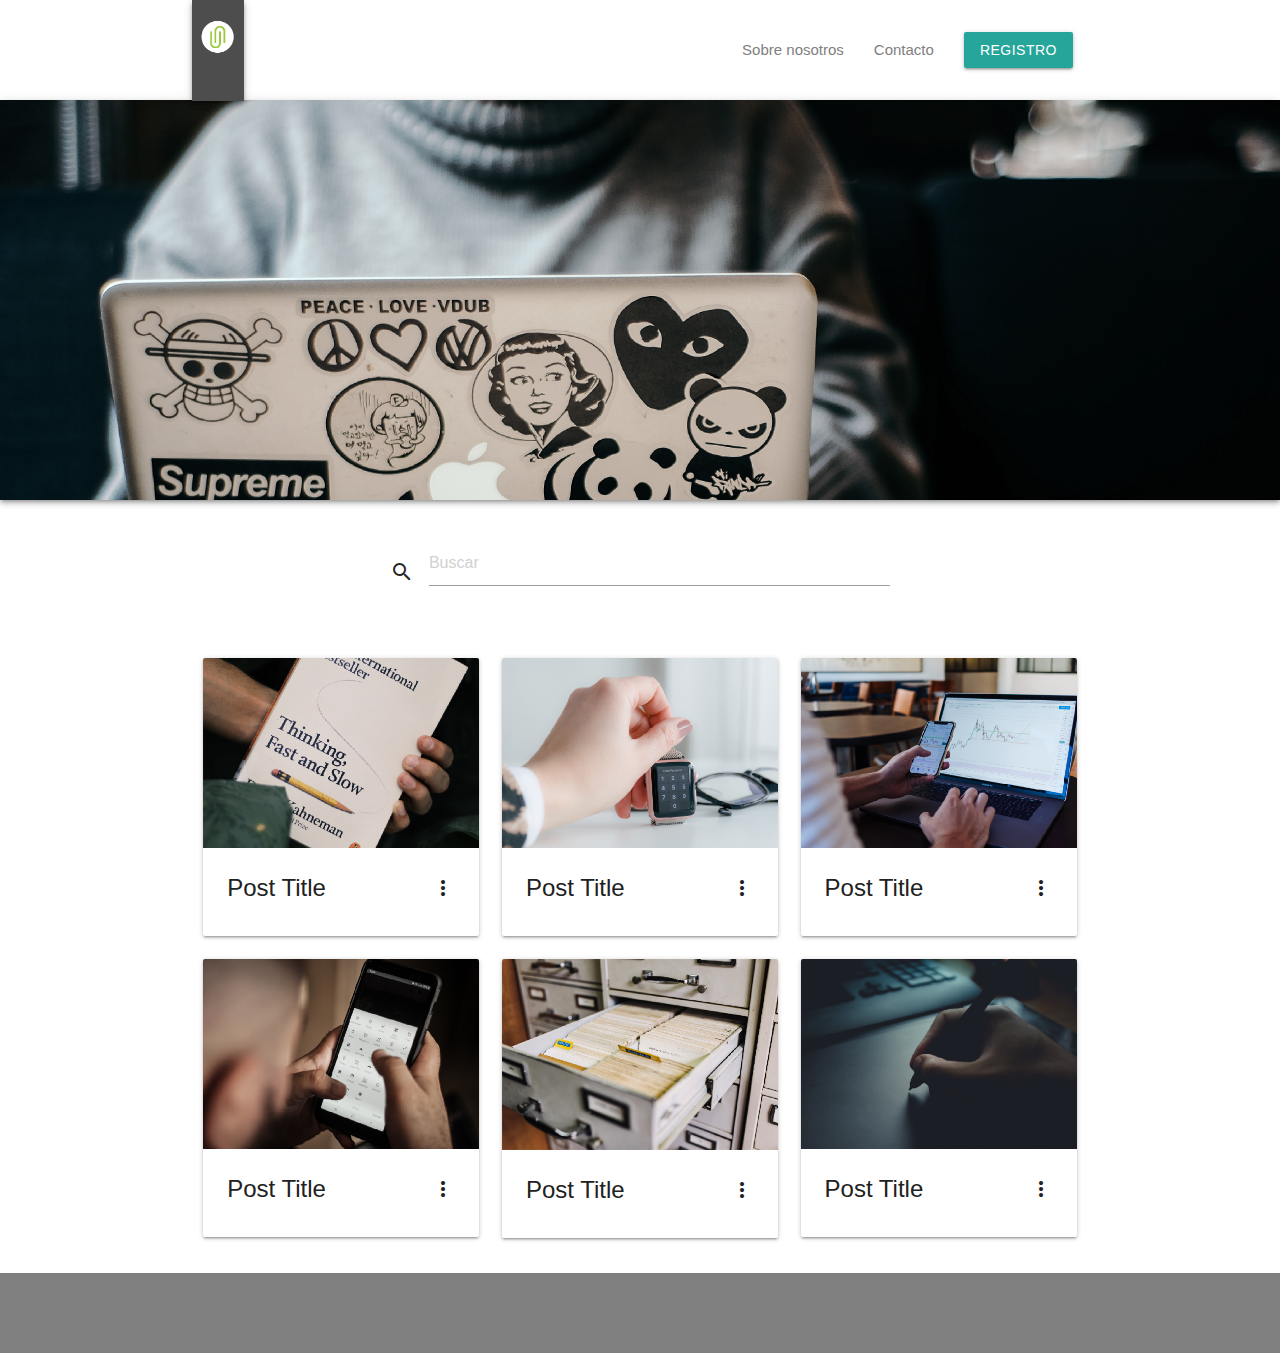
<file: index.html>
<!DOCTYPE html>
<html lang="es">
<head>
    <meta charset="UTF-8">
    <meta name="viewport" content="width=device-width, initial-scale=1.0">
    <meta http-equiv="X-UA-Compatible" content="ie=edge">
    <title>Mi Blog</title>
    <!--Import Google Icon Font-->
    <link href="https://fonts.googleapis.com/icon?family=Material+Icons" rel="stylesheet">
    <!-- Compiled and minified CSS -->
    <link rel="stylesheet" href="https://cdnjs.cloudflare.com/ajax/libs/materialize/1.0.0/css/materialize.min.css">
    <link rel="stylesheet" href="css/main.css">
</head>
<body>
    <header>
        <nav class="container">
            <a href="#" class="brand-logo valign-wrapper">
                <img class="responsivbe-img left z-depth-2" src="assets/img/Logo.jpg" alt="Logo de blog">
            </a>
            <ul class="right valign-wrapper">
                <li><a href="#">Sobre nosotros</a> </li>
                <li><a href="contacto.html">Contacto</a> </li>
                <li><a class="btn" href="registro.html">Registro</a></li>
            </ul>
        </nav>
        <section class="header-main-pic z-depth-2"></section>
    </header>
    <main class="container">
        <section>
            <div class="section">
                <div class="row">
                    <div class="col m7 input-field input-container"> 
                        <i class="material-icons">search</i>
                        <input id="search" type="text" placeholder="Buscar">
                    </div>
                </div>
            </div>
        </section>
        <section>
            <div class="row">
                <article class="col s12 m6 l4">
                    <div class="card">
                        <div class="card-image waves-effect waves-block waves-light">
                            <img class="activator"  src="assets/img/card1.jpg" alt="">
                        </div>
                        <div class="card-content">
                            <span class="card-title grey-text activator text-darken-4">Post Title<i class="material-icons right">more_vert</i></span>
                        </div>
                        <div class="card-reveal">
                            <span class="card-title grey-text text-darken-4">Post Title<i class="material-icons right">close</i> </span>
                            <p>Here is some more information about this product that is only revealed once clicked on.</p>
                            <a class="waves-effect waves-teal btn-flat teal lighten-5 right" href="post.html">Ir</a>
                        </div>
                    </div>
                </article>
                <article class="col s12 m6 l4">
                    <div class="card">
                        <div class="card-image waves-effect waves-block waves-light">
                            <img class="activator"  src="assets/img/card2.jpg" alt="">
                        </div>
                        <div class="card-content">
                            <span class="card-title grey-text activator text-darken-4">Post Title<i class="material-icons right">more_vert</i></span>
                        </div>
                        <div class="card-reveal">
                            <span class="card-title grey-text text-darken-4">Post Title<i class="material-icons right">close</i> </span>
                            <p>Here is some more information about this product that is only revealed once clicked on.</p>
                            <a class="waves-effect waves-teal btn-flat teal lighten-5 right" href="post.html">Ir</a>
                        </div>
                    </div>
                </article>
                <article class="col s12 m6 l4">
                    <div class="card">
                        <div class="card-image waves-effect waves-block waves-light">
                            <img class="activator"  src="assets/img/card3.jpg" alt="">
                        </div>
                        <div class="card-content">
                            <span class="card-title grey-text activator text-darken-4">Post Title<i class="material-icons right">more_vert</i></span>
                        </div>
                        <div class="card-reveal">
                            <span class="card-title grey-text text-darken-4">Post Title<i class="material-icons right">close</i> </span>
                            <p>Here is some more information about this product that is only revealed once clicked on.</p>
                            <a class="waves-effect waves-teal btn-flat teal lighten-5 right" href="post.html">Ir</a>
                        </div>
                    </div>
                </article>
                <article class="col s12 m6 l4">
                    <div class="card">
                        <div class="card-image waves-effect waves-block waves-light">
                            <img class="activator"  src="assets/img/card4.jpg" alt="">
                        </div>
                        <div class="card-content">
                            <span class="card-title grey-text activator text-darken-4">Post Title<i class="material-icons right">more_vert</i></span>
                        </div>
                        <div class="card-reveal">
                            <span class="card-title grey-text text-darken-4">Post Title<i class="material-icons right">close</i> </span>
                            <p>Here is some more information about this product that is only revealed once clicked on.</p>
                            <a class="waves-effect waves-teal btn-flat teal lighten-5 right" href="post.html">Ir</a>
                        </div>
                    </div>
                </article>
                <article class="col s12 m6 l4">
                    <div class="card">
                        <div class="card-image waves-effect waves-block waves-light">
                            <img class="activator"  src="assets/img/card5.jpg" alt="">
                        </div>
                        <div class="card-content">
                            <span class="card-title grey-text activator text-darken-4">Post Title<i class="material-icons right">more_vert</i></span>
                        </div>
                        <div class="card-reveal">
                            <span class="card-title grey-text text-darken-4">Post Title<i class="material-icons right">close</i> </span>
                            <p>Here is some more information about this product that is only revealed once clicked on.</p>
                            <a class="waves-effect waves-teal btn-flat teal lighten-5 right" href="post.html">Ir</a>
                        </div>
                    </div>
                </article>
                <article class="col s12 m6 l4">
                    <div class="card">
                        <div class="card-image waves-effect waves-block waves-light">
                            <img class="activator"  src="assets/img/card6.jpg" alt="">
                        </div>
                        <div class="card-content">
                            <span class="card-title grey-text activator text-darken-4">Post Title<i class="material-icons right">more_vert</i></span>
                        </div>
                        <div class="card-reveal">
                            <span class="card-title grey-text text-darken-4">Post Title<i class="material-icons right">close</i> </span>
                            <p>Here is some more information about this product that is only revealed once clicked on.</p>
                            <a class="waves-effect waves-teal btn-flat teal lighten-5 right" href="post.html">Ir</a>
                        </div>
                    </div>
                </article>
            </div>
        </section>
    </main>
    <footer class="page-footer"></footer>

    <!-- Compiled and minified JavaScript -->
    <script src="https://cdnjs.cloudflare.com/ajax/libs/materialize/1.0.0/js/materialize.min.js"></script>
</body>
</html>
</file>
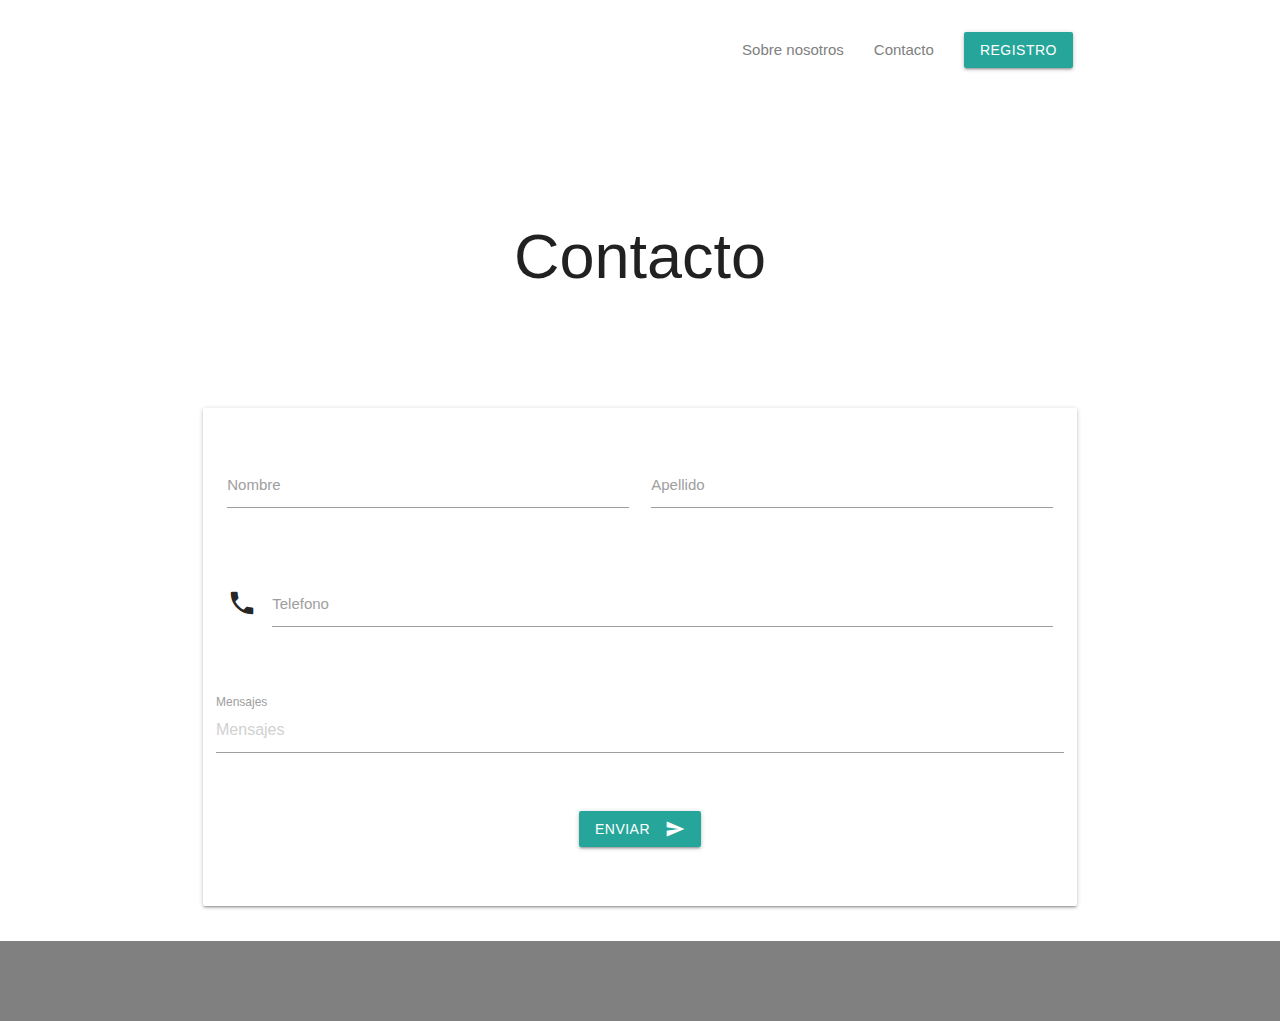
<file: contacto.html>
<!DOCTYPE html>
<html lang="es">
<head>
    <meta charset="UTF-8">
    <meta name="viewport" content="width=device-width, initial-scale=1.0">
    <meta http-equiv="X-UA-Compatible" content="ie=edge">
    <title>Mi Blog</title>
    <!--Import Google Icon Font-->
    <link href="https://fonts.googleapis.com/icon?family=Material+Icons" rel="stylesheet">
    <!-- Compiled and minified CSS -->
    <link rel="stylesheet" href="https://cdnjs.cloudflare.com/ajax/libs/materialize/1.0.0/css/materialize.min.css">
    <link rel="stylesheet" href="css/main.css">
</head>
<body>
    <header class="registro-header">
        <nav class="container">
            <a href="#" class="brand-logo valign-wrapper">
                <img class="responsivbe-img left z-depth-2 hide" src="assets/img/Logo.jpg" alt="Logo de blog">
            </a>
            <ul class="right valign-wrapper">
                <li><a href="index.html">Sobre nosotros</a> </li>
                <li><a href="contacto.html">Contacto</a> </li>
                <li><a class="btn" href="registro.html">Registro</a></li>
            </ul>
        </nav>
        <section class="header-main-pic z-depth-2 hide"></section>
    <section class="container">
        <div class="row registro-titulo">
            <div class="col s12">
             <h1 class="center-align">Contacto</h1>
            </div>
        </div>
    </section>
    </header>
    <main class="container">
       <div class="row">
           <div class="col s12">
               <div class="card-panel">
<form action="">
    <div class="row section">
        <div class="input-field col s12 m6">
            <label for="first-name">Nombre</label>
            <input id="first-name" type="text" class="validate">
        </div>
        <div class="input-field col s12 m6">
            <label for="last-name">Apellido</label>
            <input id="last-name" type="text" class="validate">
         </div>
    </div>
    <div class="row">
        <div class="input-field col s12 m12">
            <i class="material-icons prefix">phone</i>
            <input id="icon_telephone" type="tel" class="validate">
            <label for="icon_telephone">Telefono</label>
          </div>
    </div>
    <br>
        <div class="row">
            <div class="input-field s6">
                <input placeholder="Mensajes" id="first_name" type="text" class="validate">
                <label for="first_name">Mensajes </label>
              </div>
        </div>
    <div class="section center-align">
        <div class="row">
            <div class="cols s12">
                <button class="btn waves-effect waves-light center-algin">
                    Enviar
                    <i class="material-icons right">send</i>
                </button>
            </div>
        </div>
    </div>
</form>
        </div>
        </div>
       </div>
    </main>
    <footer class="page-footer"></footer>

    <!-- Compiled and minified JavaScript -->
    <script src="https://cdnjs.cloudflare.com/ajax/libs/materialize/1.0.0/js/materialize.min.js"></script>
</body>
</html>
</file>
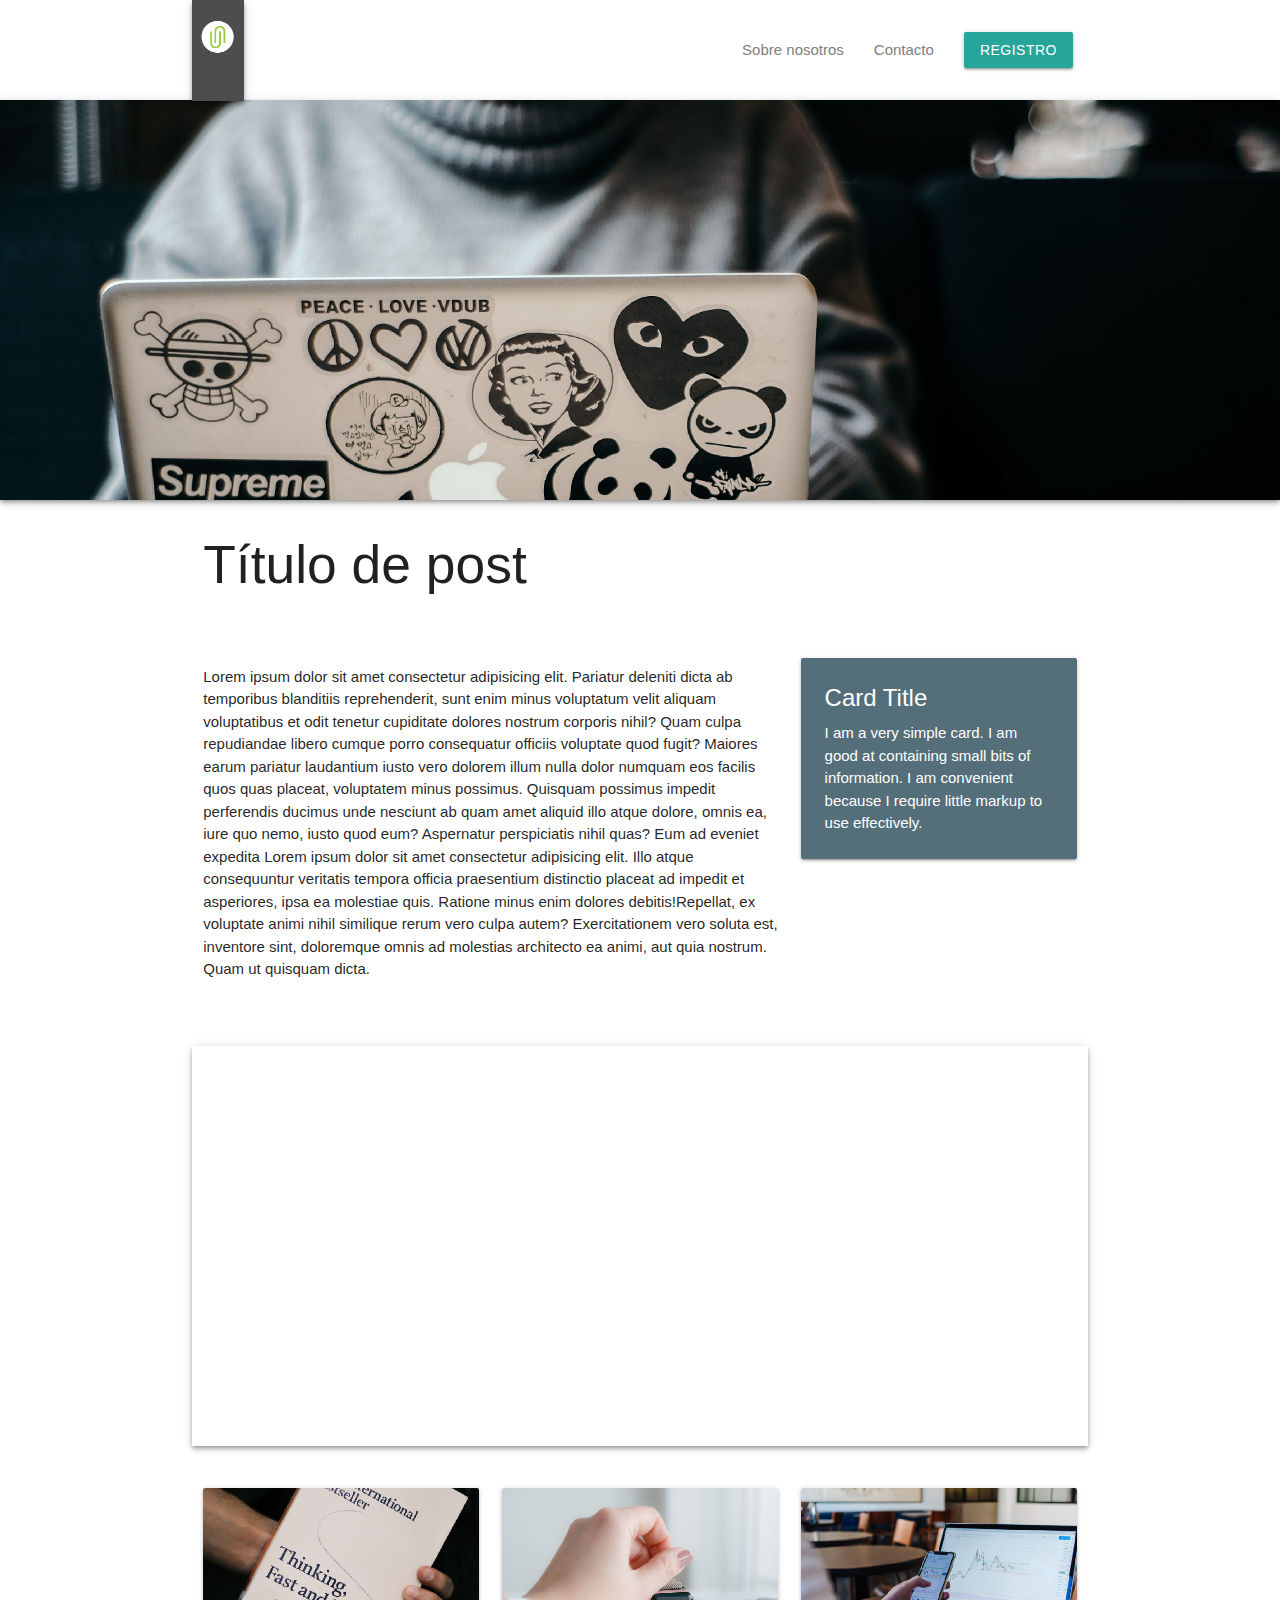
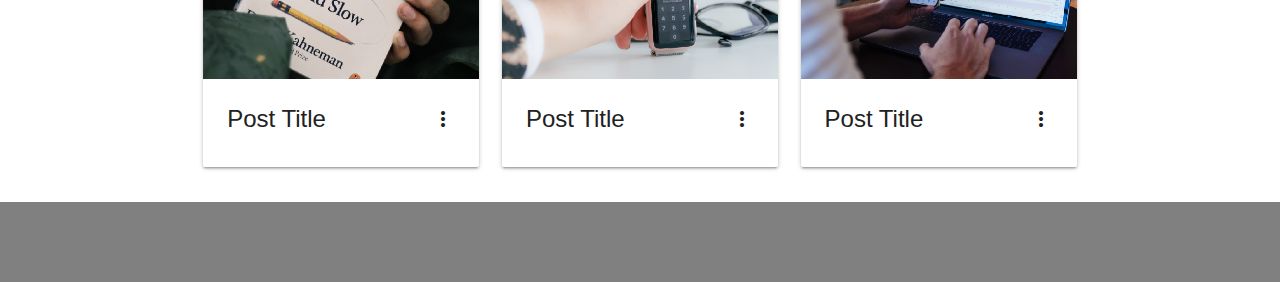
<file: post.html>
<!DOCTYPE html>
<html lang="es">
<head>
    <meta charset="UTF-8">
    <meta name="viewport" content="width=device-width, initial-scale=1.0">
    <meta http-equiv="X-UA-Compatible" content="ie=edge">
    <title>Mi Blog</title>
    <!--Import Google Icon Font-->
    <link href="https://fonts.googleapis.com/icon?family=Material+Icons" rel="stylesheet">
    <!-- Compiled and minified CSS -->
    <link rel="stylesheet" href="https://cdnjs.cloudflare.com/ajax/libs/materialize/1.0.0/css/materialize.min.css">
    <link rel="stylesheet" href="css/main.css">
</head>
<body>
    <header>
        <nav class="container">
            <a href="#" class="brand-logo valign-wrapper">
                <img class="responsivbe-img left z-depth-2" src="assets/img/Logo.jpg" alt="Logo de blog">
            </a>
            <ul class="right valign-wrapper">
                <li><a href="index.html">Sobre nosotros</a> </li>
                <li><a href="contacto.html">Contacto</a> </li>
                <li><a class="btn" href="registro.html">Registro</a></li>
            </ul>
        </nav>
        <section class="header-main-pic z-depth-2"></section>
    </header>
    <main class="container">
        <section class="hide">
            <div class="section">
                <div class="row">
                    <div class="col m7 input-field input-container"> 
                        <i class="material-icons">search</i>
                        <input id="search" type="text" placeholder="Buscar">
                    </div>
                </div>
            </div>
        </section>
        <section>
            <div class="row">
                <div class="col s12">
                    <h2>Título de post</h2>
                </div>
            </div>
        </section>
        <section class="section">
            <div class="row">
                <div class="col m8">
                    <p>Lorem ipsum dolor sit amet consectetur adipisicing elit. Pariatur deleniti dicta ab temporibus blanditiis reprehenderit, sunt enim minus voluptatum velit aliquam voluptatibus et odit tenetur cupiditate dolores nostrum corporis nihil?
                    Quam culpa repudiandae libero cumque porro consequatur officiis voluptate quod fugit? Maiores earum pariatur laudantium iusto vero dolorem illum nulla dolor numquam eos facilis quos quas placeat, voluptatem minus possimus.
                    Quisquam possimus impedit perferendis ducimus unde nesciunt ab quam amet aliquid illo atque dolore, omnis ea, iure quo nemo, iusto quod eum? Aspernatur perspiciatis nihil quas? Eum ad eveniet expedita Lorem ipsum dolor sit amet consectetur adipisicing elit. Illo atque consequuntur veritatis tempora officia praesentium distinctio placeat ad impedit et asperiores, ipsa ea molestiae quis. Ratione minus enim dolores debitis!Repellat, ex voluptate animi nihil similique rerum vero culpa autem? Exercitationem vero soluta est, inventore sint, doloremque omnis ad molestias architecto ea animi, aut quia nostrum. Quam ut quisquam dicta.</p>
                </div>
                <div class="col m4">
                    <div class="card blue-grey darken-1">
                        <div class="card-content white-text">
                          <span class="card-title">Card Title</span>
                          <p>I am a very simple card. I am good at containing small bits of information.
                          I am convenient because I require little markup to use effectively.</p>
                        </div>
                    </div>
                </div>
            </div>
        </section>
        <section class="section">
            <div class="row">
                <div class="post-pic z-depth-2"></div>
            </div>
        </section>
        <section>
            <div class="row">
                <article class="col s12 m6 l4">
                    <div class="card">
                        <div class="card-image waves-effect waves-block waves-light">
                            <img class="activator"  src="assets/img/card1.jpg" alt="">
                        </div>
                        <div class="card-content">
                            <span class="card-title grey-text activator text-darken-4">Post Title<i class="material-icons right">more_vert</i></span>
                        </div>
                        <div class="card-reveal">
                            <span class="card-title grey-text text-darken-4">Post Title<i class="material-icons right">close</i> </span>
                            <p>Here is some more information about this product that is only revealed once clicked on.</p>
                            <a class="waves-effect waves-teal btn-flat teal lighten-5 right" href="post.html">Ir</a>
                        </div>
                    </div>
                </article>
                <article class="col s12 m6 l4">
                    <div class="card">
                        <div class="card-image waves-effect waves-block waves-light">
                            <img class="activator"  src="assets/img/card2.jpg" alt="">
                        </div>
                        <div class="card-content">
                            <span class="card-title grey-text activator text-darken-4">Post Title<i class="material-icons right">more_vert</i></span>
                        </div>
                        <div class="card-reveal">
                            <span class="card-title grey-text text-darken-4">Post Title<i class="material-icons right">close</i> </span>
                            <p>Here is some more information about this product that is only revealed once clicked on.</p>
                            <a class="waves-effect waves-teal btn-flat teal lighten-5 right" href="post.html">Ir</a>
                        </div>
                    </div>
                </article>
                <article class="col s12 m6 l4">
                    <div class="card">
                        <div class="card-image waves-effect waves-block waves-light">
                            <img class="activator"  src="assets/img/card3.jpg" alt="">
                        </div>
                        <div class="card-content">
                            <span class="card-title grey-text activator text-darken-4">Post Title<i class="material-icons right">more_vert</i></span>
                        </div>
                        <div class="card-reveal">
                            <span class="card-title grey-text text-darken-4">Post Title<i class="material-icons right">close</i> </span>
                            <p>Here is some more information about this product that is only revealed once clicked on.</p>
                            <a class="waves-effect waves-teal btn-flat teal lighten-5 right" href="post.html">Ir</a>
                        </div>
                    </div>
                </article>
            </div>
        </section>
    </main>
    <footer class="page-footer"></footer>

    <!-- Compiled and minified JavaScript -->
    <script src="https://cdnjs.cloudflare.com/ajax/libs/materialize/1.0.0/js/materialize.min.js"></script>
</body>
</html>
</file>
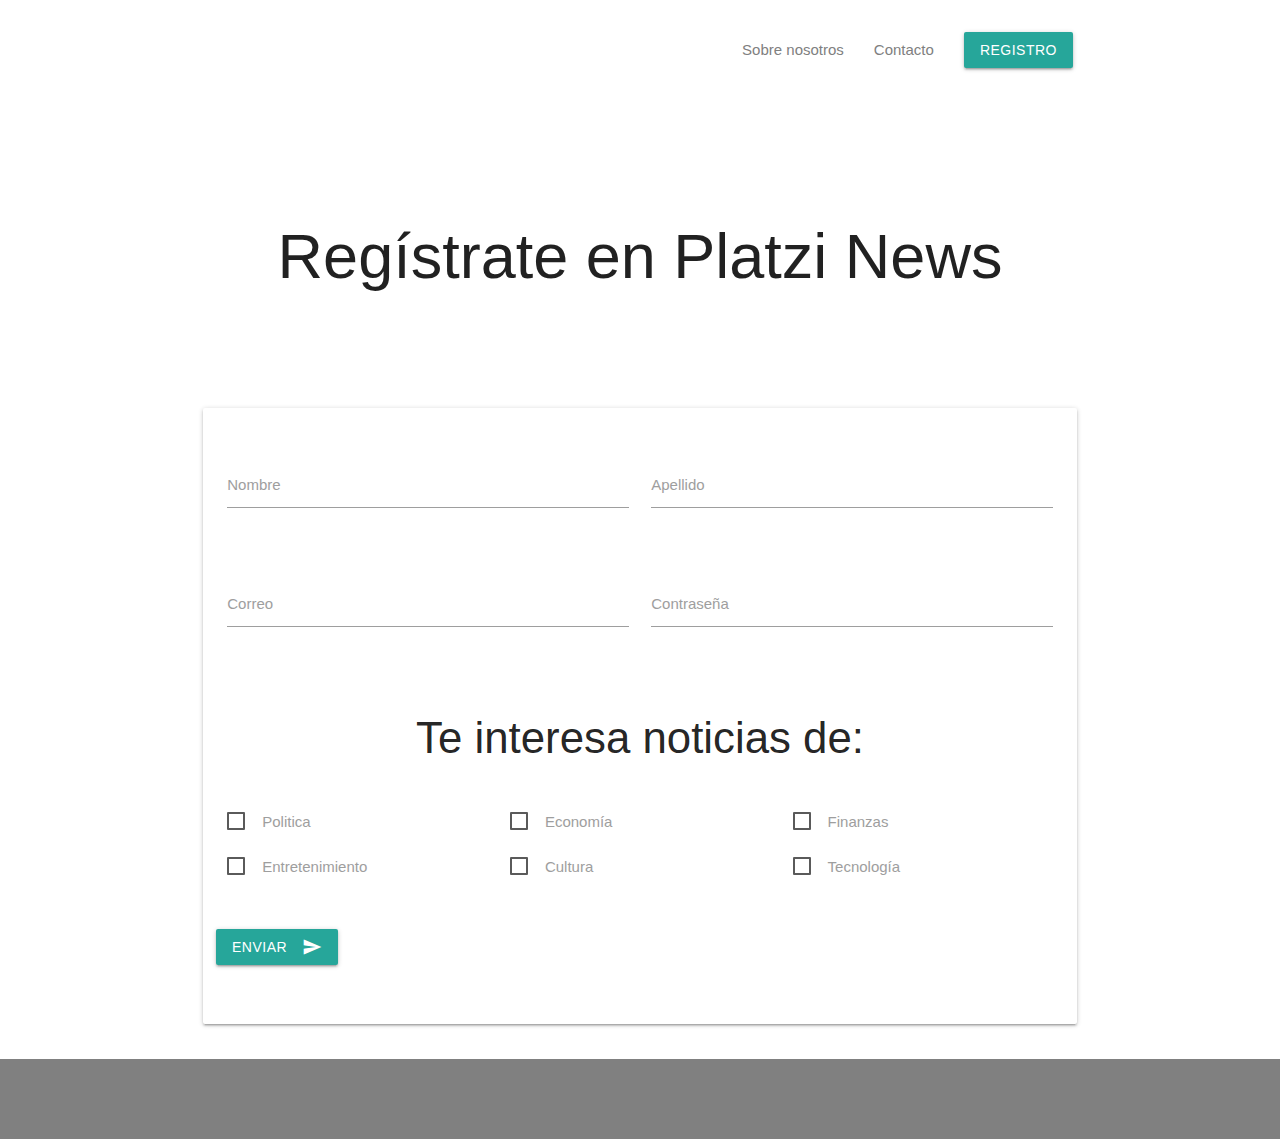
<file: registro.html>
<!DOCTYPE html>
<html lang="es">
<head>
    <meta charset="UTF-8">
    <meta name="viewport" content="width=device-width, initial-scale=1.0">
    <meta http-equiv="X-UA-Compatible" content="ie=edge">
    <title>Mi Blog</title>
    <!--Import Google Icon Font-->
    <link href="https://fonts.googleapis.com/icon?family=Material+Icons" rel="stylesheet">
    <!-- Compiled and minified CSS -->
    <link rel="stylesheet" href="https://cdnjs.cloudflare.com/ajax/libs/materialize/1.0.0/css/materialize.min.css">
    <link rel="stylesheet" href="css/main.css">
</head>
<body>
    <header class="registro-header">
        <nav class="container">
            <a href="#" class="brand-logo valign-wrapper">
                <img class="responsivbe-img left z-depth-2 hide" src="assets/img/Logo.jpg" alt="Logo de blog">
            </a>
            <ul class="right valign-wrapper">
                <li><a href="index.html">Sobre nosotros</a> </li>
                <li><a href="contacto.html">Contacto</a> </li>
                <li><a class="btn" href="#">Registro</a></li>
            </ul>
        </nav>
        <section class="header-main-pic z-depth-2 hide"></section>
    <section class="container">
        <div class="row registro-titulo">
            <div class="col s12">
             <h1 class="center-align">Regístrate en Platzi News</h1>
            </div>
        </div>
    </section>
    </header>
    <main class="container">
       <div class="row">
           <div class="col s12">
               <div class="card-panel">
<form action="">
    <div class="row section">
        <div class="input-field col s12 m6">
            <label for="first-name">Nombre</label>
            <input id="first-name" type="text" class="validate">
        </div>
        <div class="input-field col s12 m6">
            <label for="last-name">Apellido</label>
            <input id="last-name" type="text" class="validate">
         </div>
    </div>
    <div class="row">
     <div class="input-field col s12 m6">
         <label for="email">Correo</label>
         <input id="email" type="email" class="validate">
     </div>
     <div class="input-field col s12 m6">
         <label for="password">Contraseña</label>
         <input id="password" type="password" class="validate">
     </div>
    </div>
    <div class="section">
        <h3 class="center-align">Te interesa noticias de:</h3>
    </div>
    <div class="section">
        <div class="row">
         <label class="col s12 m4">
             <input type="checkbox" />
             <span>Politica</span>
         </label>
         <label class="col s12 m4">
            <input type="checkbox" />
            <span>Economía</span>
        </label>
        <label class="col s12 m4">
            <input type="checkbox" />
            <span>Finanzas</span>
        </label>
        </div>
        <div class="row">
            <label class="col s12 m4">
                <input type="checkbox" />
                <span>Entretenimiento</span>
            </label>
            <label class="col s12 m4">
               <input type="checkbox" />
               <span>Cultura</span>
           </label>
           <label class="col s12 m4">
               <input type="checkbox" />
               <span>Tecnología</span>
           </label>
           </div>
    </div>
    <div class="section">
        <div class="row">
            <div class="cols s12">
                <button class="btn waves-effect waves-light center-algin">
                    Enviar
                    <i class="material-icons right">send</i>
                </button>
            </div>
        </div>
    </div>
</form>
        </div>
        </div>
       </div>
    </main>
    <footer class="page-footer"></footer>

    <!-- Compiled and minified JavaScript -->
    <script src="https://cdnjs.cloudflare.com/ajax/libs/materialize/1.0.0/js/materialize.min.js"></script>
</body>
</html>
</file>
<file: css/main.css>
body {
    margin: 0px;
    padding: 0px;
    display: flex;
    min-height: 100vh;
    flex-direction: column;
}

header {
    height: 500px;
}
 header nav {
     height: 100px;
     background: white;
     box-shadow: none;
 }
 nav .brand-logo {
     height: 100px;
     left: 15%;
 }
 nav .brand-logo img {
     width: 52px;
 }
 header nav ul {
     height: 100px;
 }
 header ul a {
     color: grey;
 }
 .header-main-pic {
     width: 100%;
     height: 400px;
     background-image: url('../assets/img/Banner.jpg');
     background-repeat: no-repeat;
     background-position: center;
     background-size: cover;
 }

 .input-field.input-container { 
     height: 100px;
     float: none;
     display: flex;
     margin: 0 auto;
 }

 .input-field > #search {
     margin-top: 25px;
 }

 .input-container i {
     margin-top: 45px;
     margin-right: 15px;
 }

 footer.page-footer {
     height: 80px;
     background: grey;
     bottom: 0;
 }

 /* Post.html */ 
.post-pic {
    width: 100%;
    height: 400px;
    background-image: url('https://picsum.photos/1000/400');
    background-repeat: no-repeat;
    background-position: center;
    background-size: cover;
}

/* Registro */

.registro-header {
    height: 400px;
}

.registro-titulo {
    margin-top: 80px;
    
}
</file>
